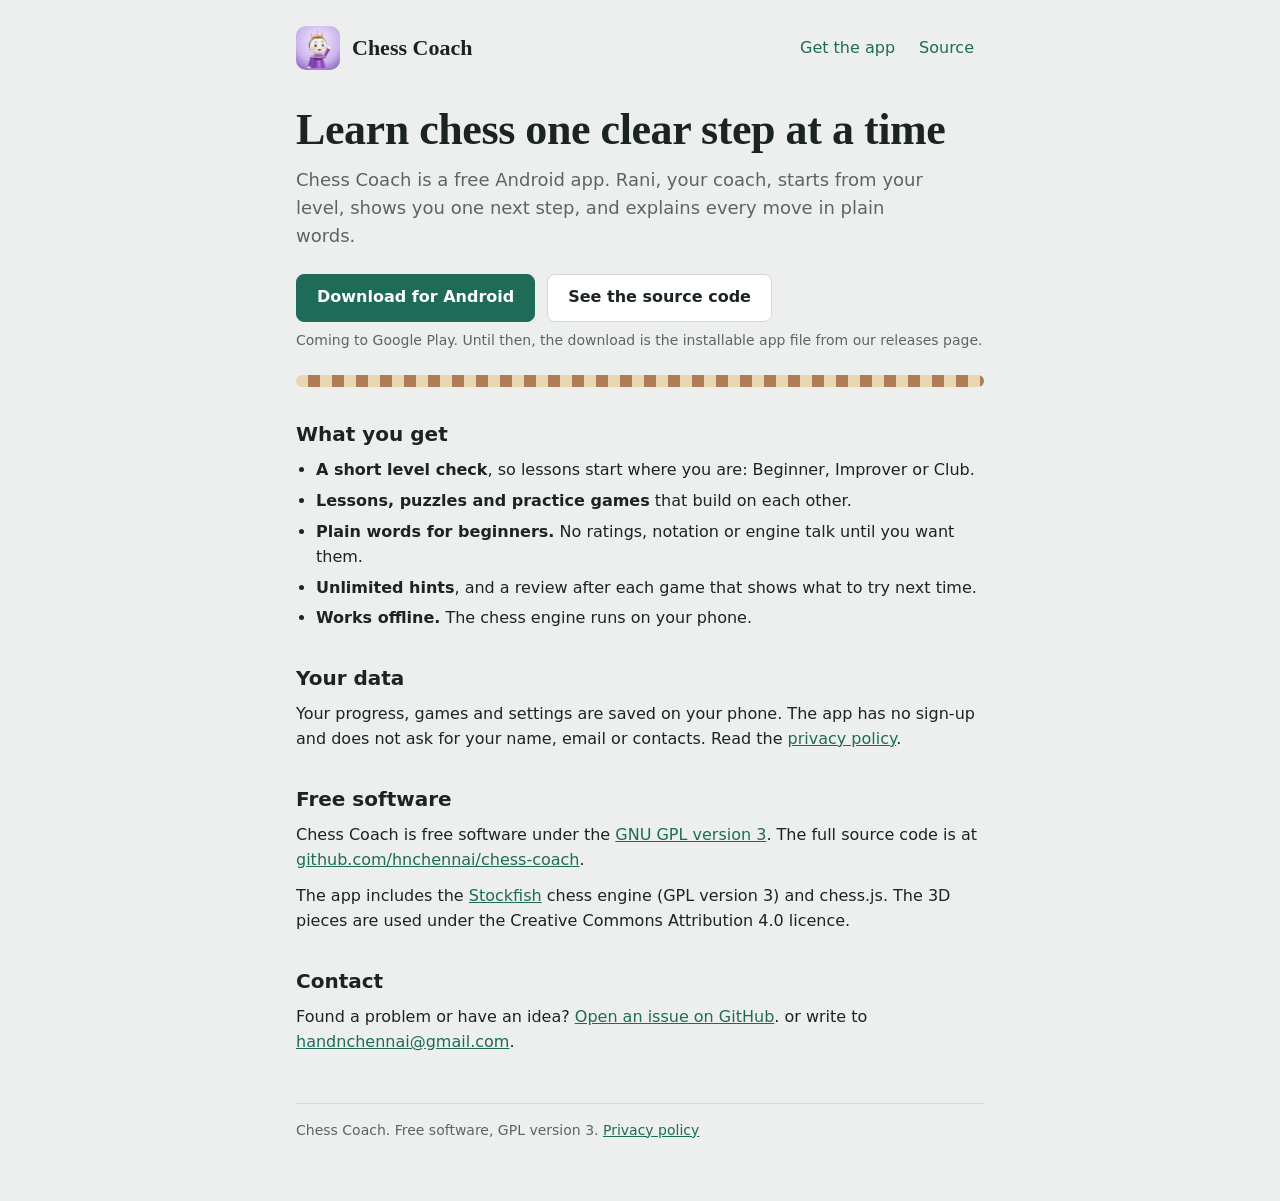
<file: index.html>
<!doctype html>
<html lang="en">
<head>
<meta charset="utf-8">
<meta name="viewport" content="width=device-width, initial-scale=1">
<title>Chess Coach: learn chess one clear step at a time</title>
<meta name="description" content="Chess Coach is a free Android app that teaches chess from the first move, with a friendly coach, puzzles and practice games. It works offline.">
<link rel="icon" href="icon.png">
<link rel="stylesheet" href="style.css">
</head>
<body>
<div class="wrap">
  <header class="top">
    <img src="icon.png" alt="" width="44" height="44">
    <a class="brand" href="/">Chess Coach</a>
    <nav class="wide-only" aria-label="Site">
      <a href="#get">Get the app</a>
      <a href="#source">Source</a>
    </nav>
  </header>

  <main>
    <h1>Learn chess one clear step at a time</h1>
    <p class="lead">Chess Coach is a free Android app. Rani, your coach, starts from your level, shows you one next step, and explains every move in plain words.</p>

    <div class="actions" id="get">
      <a class="btn primary" href="https://github.com/hnchennai/chess-coach/releases/latest">Download for Android</a>
      <a class="btn" href="https://github.com/hnchennai/chess-coach">See the source code</a>
    </div>
    <p class="note">Coming to Google Play. Until then, the download is the installable app file from our releases page.</p>

    <div class="strip" role="presentation"></div>

    <h2>What you get</h2>
    <ul class="plain">
      <li><strong>A short level check</strong>, so lessons start where you are: Beginner, Improver or Club.</li>
      <li><strong>Lessons, puzzles and practice games</strong> that build on each other.</li>
      <li><strong>Plain words for beginners.</strong> No ratings, notation or engine talk until you want them.</li>
      <li><strong>Unlimited hints</strong>, and a review after each game that shows what to try next time.</li>
      <li><strong>Works offline.</strong> The chess engine runs on your phone.</li>
    </ul>

    <h2>Your data</h2>
    <p>Your progress, games and settings are saved on your phone. The app has no sign-up and does not ask for your name, email or contacts. Read the <a href="privacy.html">privacy policy</a>.</p>

    <h2 id="source">Free software</h2>
    <p>Chess Coach is free software under the <a href="https://www.gnu.org/licenses/gpl-3.0.html">GNU GPL version 3</a>. The full source code is at <a href="https://github.com/hnchennai/chess-coach">github.com/hnchennai/chess-coach</a>.</p>
    <p>The app includes the <a href="https://stockfishchess.org/">Stockfish</a> chess engine (GPL version 3) and chess.js. The 3D pieces are used under the Creative Commons Attribution 4.0 licence.</p>

    <h2>Contact</h2>
    <p>Found a problem or have an idea? <a href="https://github.com/hnchennai/chess-coach/issues">Open an issue on GitHub</a>. or write to <a href="mailto:handnchennai@gmail.com">handnchennai@gmail.com</a>.</p>
  </main>

  <footer>
    <p>Chess Coach. Free software, GPL version 3. <a href="privacy.html">Privacy policy</a></p>
  </footer>
</div>
</body>
</html>
</file>
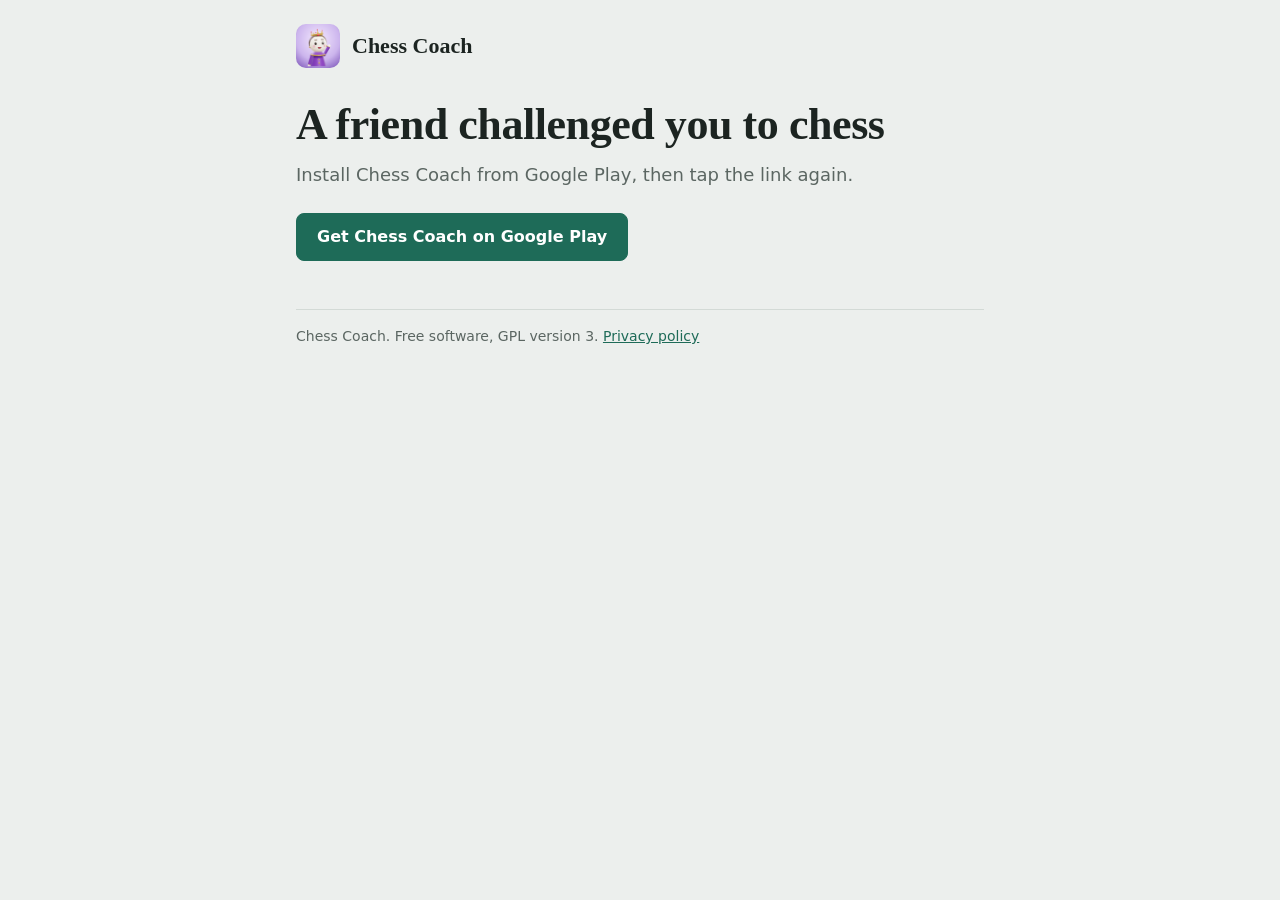
<file: c/index.html>
<!doctype html>
<html lang="en">
<head>
<meta charset="utf-8">
<meta name="viewport" content="width=device-width, initial-scale=1">
<title>A friend challenged you to chess</title>
<meta name="description" content="Install Chess Coach from Google Play, then tap the link again.">
<meta name="robots" content="noindex">
<meta property="og:title" content="A friend challenged you to chess">
<meta property="og:description" content="Install Chess Coach from Google Play, then tap the link again.">
<meta property="og:image" content="https://hnchennai.github.io/icon.png">
<meta property="og:type" content="website">
<link rel="icon" href="/icon.png">
<link rel="stylesheet" href="/style.css">
</head>
<body>
<!-- Friend challenge links (Chess Coach slice FC3): https://hnchennai.github.io/c/?c=<code>. On a phone with the app,
     Android App Links open the app straight away (.well-known/assetlinks.json) and this page is never seen. Without the app
     (or when the link opened in a browser anyway) this page shows. The Play button works with no JavaScript. "Open in Chess Coach"
     appears only when the link carries a valid code: an Android intent link built from ?c= that opens the app when it is
     installed. No trackers, no third-party requests; the code is never sent anywhere from this page. -->
<div class="wrap">
  <header class="top">
    <img src="/icon.png" alt="" width="44" height="44">
    <a class="brand" href="/">Chess Coach</a>
  </header>

  <main>
    <h1>A friend challenged you to chess</h1>
    <p class="lead">Install Chess Coach from Google Play, then tap the link again.</p>
    <div class="actions">
      <a class="btn primary" href="https://play.google.com/store/apps/details?id=com.suresh.chesscoach">Get Chess Coach on Google Play</a>
      <a class="btn" id="open" href="/" hidden>Open in Chess Coach</a>
    </div>
  </main>

  <footer>
    <p>Chess Coach. Free software, GPL version 3. <a href="/privacy.html">Privacy policy</a></p>
  </footer>
</div>
<script>
  (function () {
    // The same rule as the app (src/js/friends.js parseLink): exactly one c, 10 Crockford base32 characters
    var m = /^\?(?:.*&)?c=([0-9A-HJKMNP-TV-Z]{10})(?:&|$)/.exec(location.search);
    if (!m || location.search.split(/[?&]c=/).length !== 2) return;
    var a = document.getElementById('open');
    a.href = 'intent://hnchennai.github.io/c/?c=' + m[1] + '#Intent;scheme=https;package=com.suresh.chesscoach;end';
    a.hidden = false;
  })();
</script>
</body>
</html>
</file>
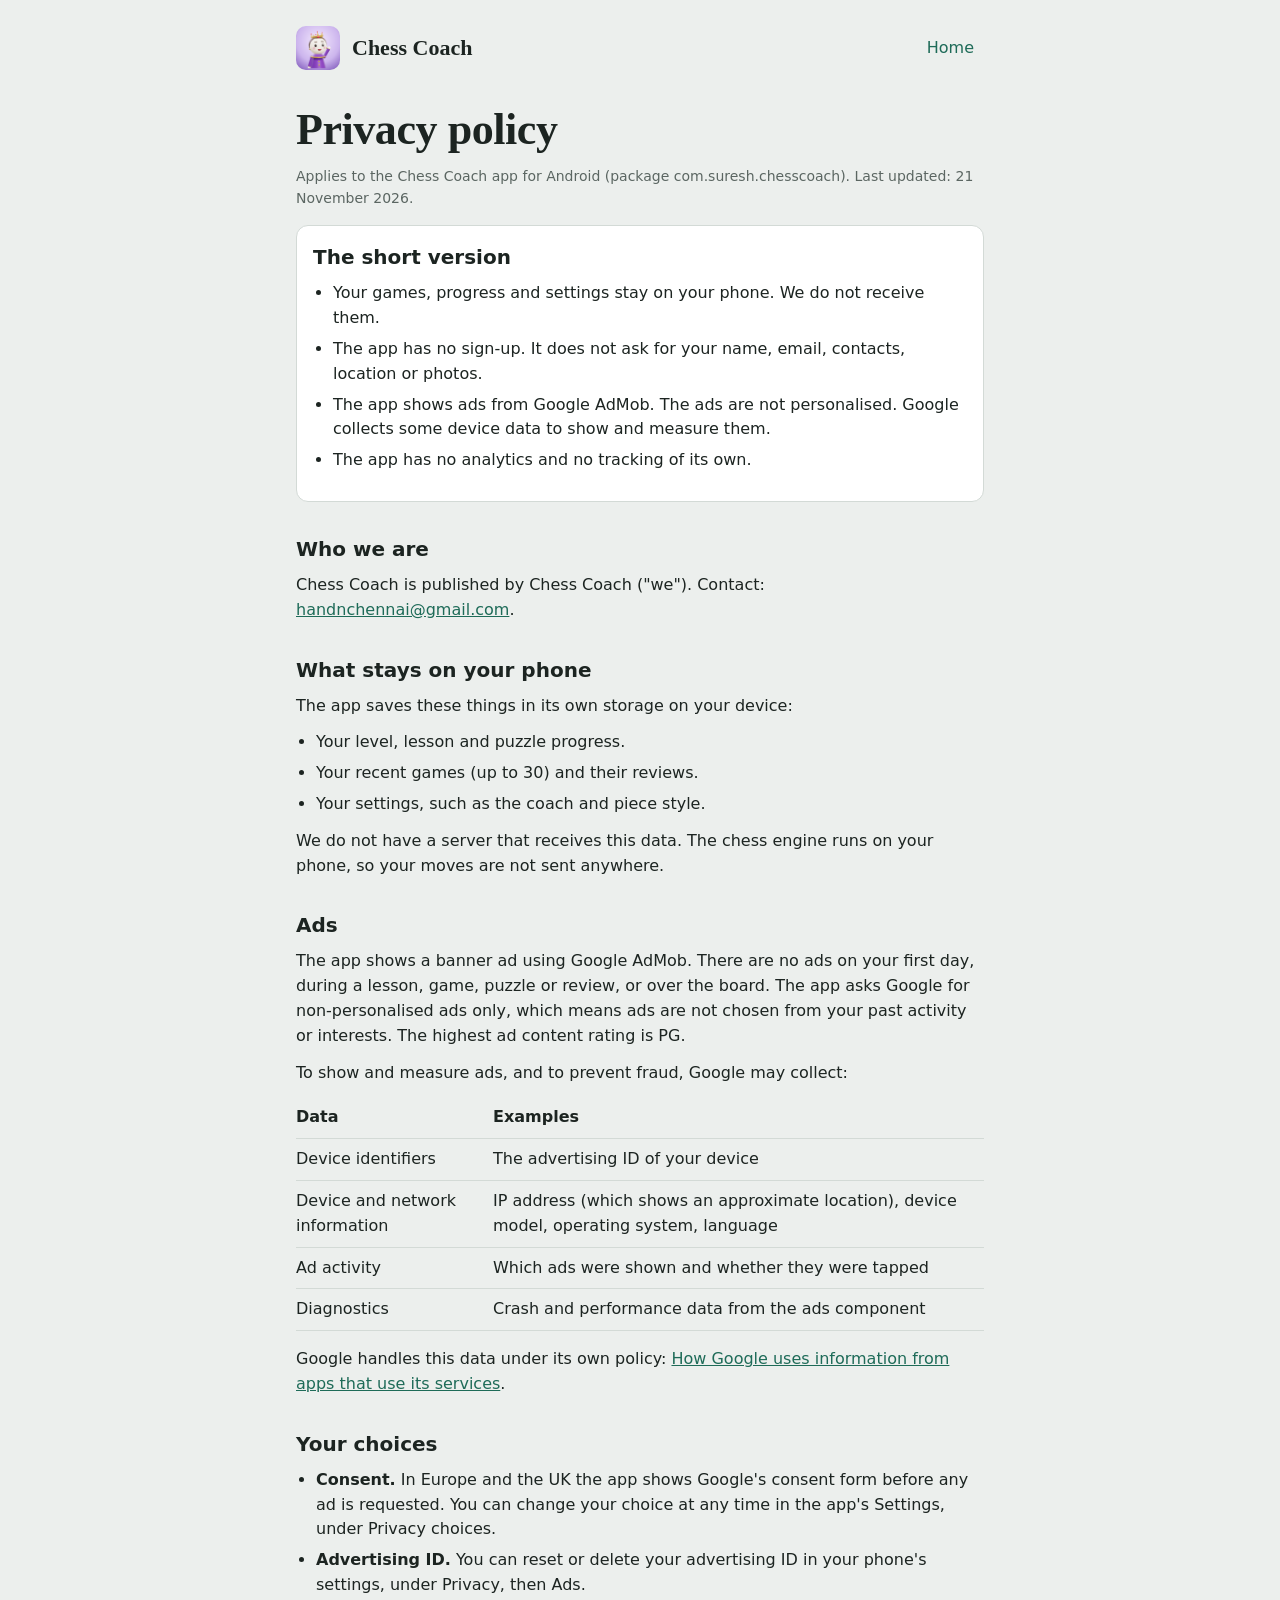
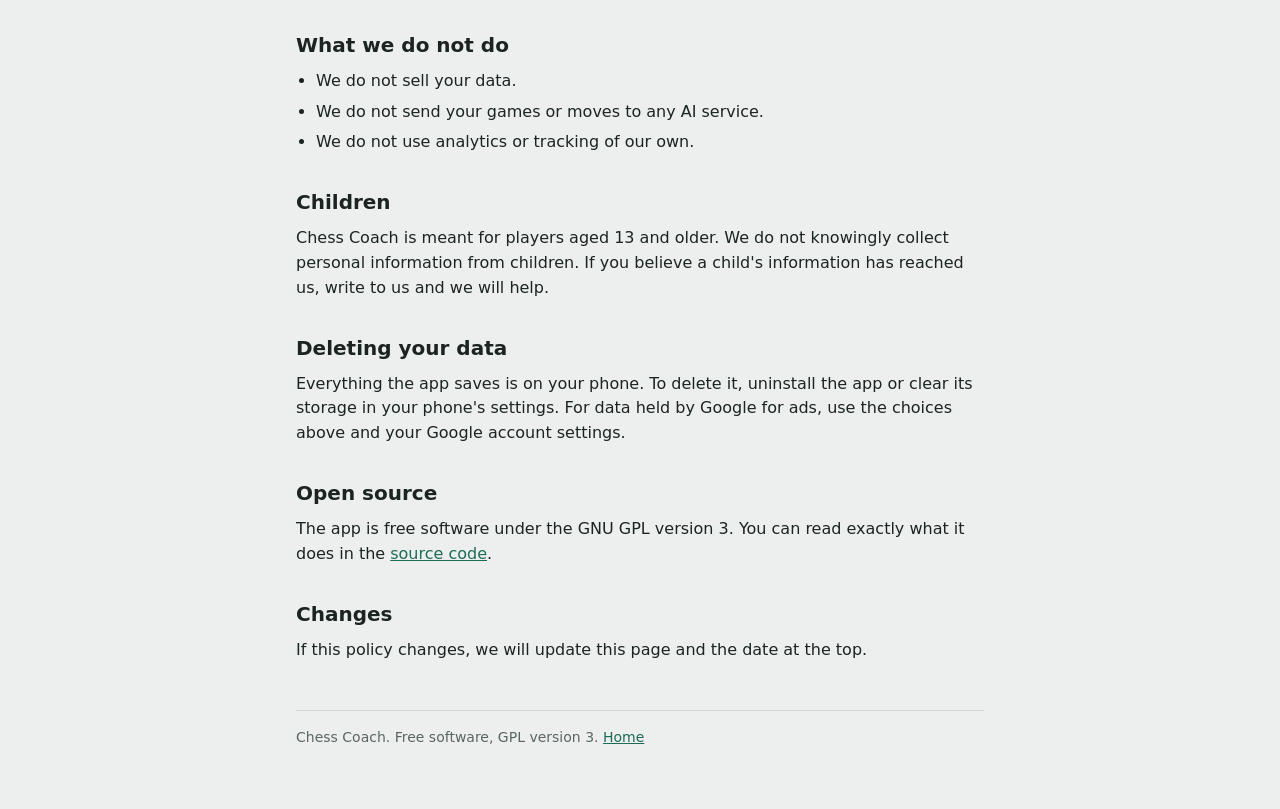
<file: privacy.html>
<!doctype html>
<html lang="en">
<head>
<meta charset="utf-8">
<meta name="viewport" content="width=device-width, initial-scale=1">
<title>Privacy policy: Chess Coach</title>
<meta name="description" content="What the Chess Coach app stores, what it shares for ads, and the choices you have.">
<link rel="icon" href="icon.png">
<link rel="stylesheet" href="style.css">
</head>
<body>
<div class="wrap">
  <header class="top">
    <img src="icon.png" alt="" width="44" height="44">
    <a class="brand" href="/">Chess Coach</a>
    <nav aria-label="Site">
      <a href="/">Home</a>
    </nav>
  </header>

  <main>
    <h1>Privacy policy</h1>
    <p class="note">Applies to the Chess Coach app for Android (package com.suresh.chesscoach). Last updated: 21 November 2026.</p>

    <div class="card">
      <h2>The short version</h2>
      <ul class="plain">
        <li>Your games, progress and settings stay on your phone. We do not receive them.</li>
        <li>The app has no sign-up. It does not ask for your name, email, contacts, location or photos.</li>
        <li>The app shows ads from Google AdMob. The ads are not personalised. Google collects some device data to show and measure them.</li>
        <li>The app has no analytics and no tracking of its own.</li>
      </ul>
    </div>

    <h2>Who we are</h2>
    <p>Chess Coach is published by Chess Coach ("we"). Contact: <a href="mailto:handnchennai@gmail.com">handnchennai@gmail.com</a>.</p>

    <h2>What stays on your phone</h2>
    <p>The app saves these things in its own storage on your device:</p>
    <ul class="plain">
      <li>Your level, lesson and puzzle progress.</li>
      <li>Your recent games (up to 30) and their reviews.</li>
      <li>Your settings, such as the coach and piece style.</li>
    </ul>
    <p>We do not have a server that receives this data. The chess engine runs on your phone, so your moves are not sent anywhere.</p>

    <h2>Ads</h2>
    <p>The app shows a banner ad using Google AdMob. There are no ads on your first day, during a lesson, game, puzzle or review, or over the board. The app asks Google for non-personalised ads only, which means ads are not chosen from your past activity or interests. The highest ad content rating is PG.</p>
    <p>To show and measure ads, and to prevent fraud, Google may collect:</p>
    <table>
      <tr><th>Data</th><th>Examples</th></tr>
      <tr><td>Device identifiers</td><td>The advertising ID of your device</td></tr>
      <tr><td>Device and network information</td><td>IP address (which shows an approximate location), device model, operating system, language</td></tr>
      <tr><td>Ad activity</td><td>Which ads were shown and whether they were tapped</td></tr>
      <tr><td>Diagnostics</td><td>Crash and performance data from the ads component</td></tr>
    </table>
    <p>Google handles this data under its own policy: <a href="https://policies.google.com/technologies/partner-sites">How Google uses information from apps that use its services</a>.</p>

    <h2>Your choices</h2>
    <ul class="plain">
      <li><strong>Consent.</strong> In Europe and the UK the app shows Google's consent form before any ad is requested. You can change your choice at any time in the app's Settings, under Privacy choices.</li>
      <li><strong>Advertising ID.</strong> You can reset or delete your advertising ID in your phone's settings, under Privacy, then Ads.</li>
    </ul>

    <h2>What we do not do</h2>
    <ul class="plain">
      <li>We do not sell your data.</li>
      <li>We do not send your games or moves to any AI service.</li>
      <li>We do not use analytics or tracking of our own.</li>
    </ul>

    <h2>Children</h2>
    <p>Chess Coach is meant for players aged 13 and older. We do not knowingly collect personal information from children. If you believe a child's information has reached us, write to us and we will help.</p>

    <h2>Deleting your data</h2>
    <p>Everything the app saves is on your phone. To delete it, uninstall the app or clear its storage in your phone's settings. For data held by Google for ads, use the choices above and your Google account settings.</p>

    <h2>Open source</h2>
    <p>The app is free software under the GNU GPL version 3. You can read exactly what it does in the <a href="https://github.com/hnchennai/chess-coach">source code</a>.</p>

    <h2>Changes</h2>
    <p>If this policy changes, we will update this page and the date at the top.</p>
  </main>

  <footer>
    <p>Chess Coach. Free software, GPL version 3. <a href="/">Home</a></p>
  </footer>
</div>
</body>
</html>
</file>
<file: style.css>
:root {
  --bg: #ECEFED; --surface: #FFFFFF; --ink: #1C2421; --muted: #5B6662; --line: #D3DAD6;
  --accent: #1E6B58; --accent-ink: #FFFFFF; --accent-soft: #D9EAE4;
  --sq-light: #EAD6B2; --sq-dark: #AE7D53;
  --f-display: 'Bodoni Moda', 'Didot', Georgia, serif;
  --f-body: 'IBM Plex Sans', system-ui, -apple-system, 'Segoe UI', sans-serif;
}
@media (prefers-color-scheme: dark) {
  :root {
    --bg: #121714; --surface: #1A211E; --ink: #E4EBE7; --muted: #98A49F; --line: #2B3531;
    --accent: #55C2A2; --accent-ink: #0E1A16; --accent-soft: #1F3A32;
    --sq-light: #D2BD98; --sq-dark: #94673F;
  }
}
* { box-sizing: border-box; }
[hidden] { display: none !important; }
html { -webkit-text-size-adjust: 100%; }
body {
  margin: 0; background: var(--bg); color: var(--ink);
  font-family: var(--f-body); font-size: 16px; line-height: 1.55;
}
.wrap { max-width: 720px; margin: 0 auto; padding: 24px 16px 48px; }
header.top { display: flex; align-items: center; gap: 12px; margin-bottom: 32px; }
header.top img { width: 44px; height: 44px; border-radius: 10px; }
header.top a.brand {
  font-family: var(--f-display); font-weight: 700; font-size: 22px;
  color: var(--ink); text-decoration: none;
}
header.top nav { margin-left: auto; display: flex; gap: 4px; }
header.top nav a {
  color: var(--accent); text-decoration: none; font-weight: 500;
  padding: 12px 10px; min-height: 44px; display: inline-flex; align-items: center;
}
h1 {
  font-family: var(--f-display); font-weight: 700; font-size: clamp(30px, 6vw, 44px);
  line-height: 1.12; letter-spacing: -.01em; margin: 0 0 12px; text-wrap: balance;
}
h2 { font-size: 20px; margin: 32px 0 8px; }
p { margin: 0 0 12px; }
.lead { font-size: 18px; color: var(--muted); max-width: 56ch; }
a { color: var(--accent); }
a:focus-visible, .btn:focus-visible { outline: 3px solid var(--accent); outline-offset: 2px; }
.strip {
  height: 12px; border-radius: 6px; margin: 24px 0 32px;
  background: repeating-linear-gradient(90deg, var(--sq-light) 0 12px, var(--sq-dark) 12px 24px);
}
.actions { display: flex; flex-wrap: wrap; gap: 12px; margin: 24px 0 8px; }
.btn {
  display: inline-flex; align-items: center; justify-content: center;
  min-height: 48px; padding: 0 20px; border-radius: 8px;
  border: 1px solid var(--line); background: var(--surface); color: var(--ink);
  font-weight: 600; text-decoration: none;
}
.btn.primary { background: var(--accent); border-color: var(--accent); color: var(--accent-ink); }
.note { color: var(--muted); font-size: 14px; }
ul.plain { padding-left: 20px; margin: 0 0 12px; }
ul.plain li { margin-bottom: 6px; }
.card {
  background: var(--surface); border: 1px solid var(--line); border-radius: 12px;
  padding: 16px; margin: 16px 0;
}
.card h2 { margin-top: 0; }
table { border-collapse: collapse; width: 100%; margin: 8px 0 16px; }
th, td { text-align: left; vertical-align: top; padding: 8px 8px 8px 0; border-bottom: 1px solid var(--line); }
th { font-weight: 600; }
footer { margin-top: 48px; padding-top: 16px; border-top: 1px solid var(--line); color: var(--muted); font-size: 14px; }
@media (max-width: 480px) {
  .actions .btn { width: 100%; }
  header.top a.brand { font-size: 20px; white-space: nowrap; }
  header.top nav.wide-only { display: none; }
}
</file>
